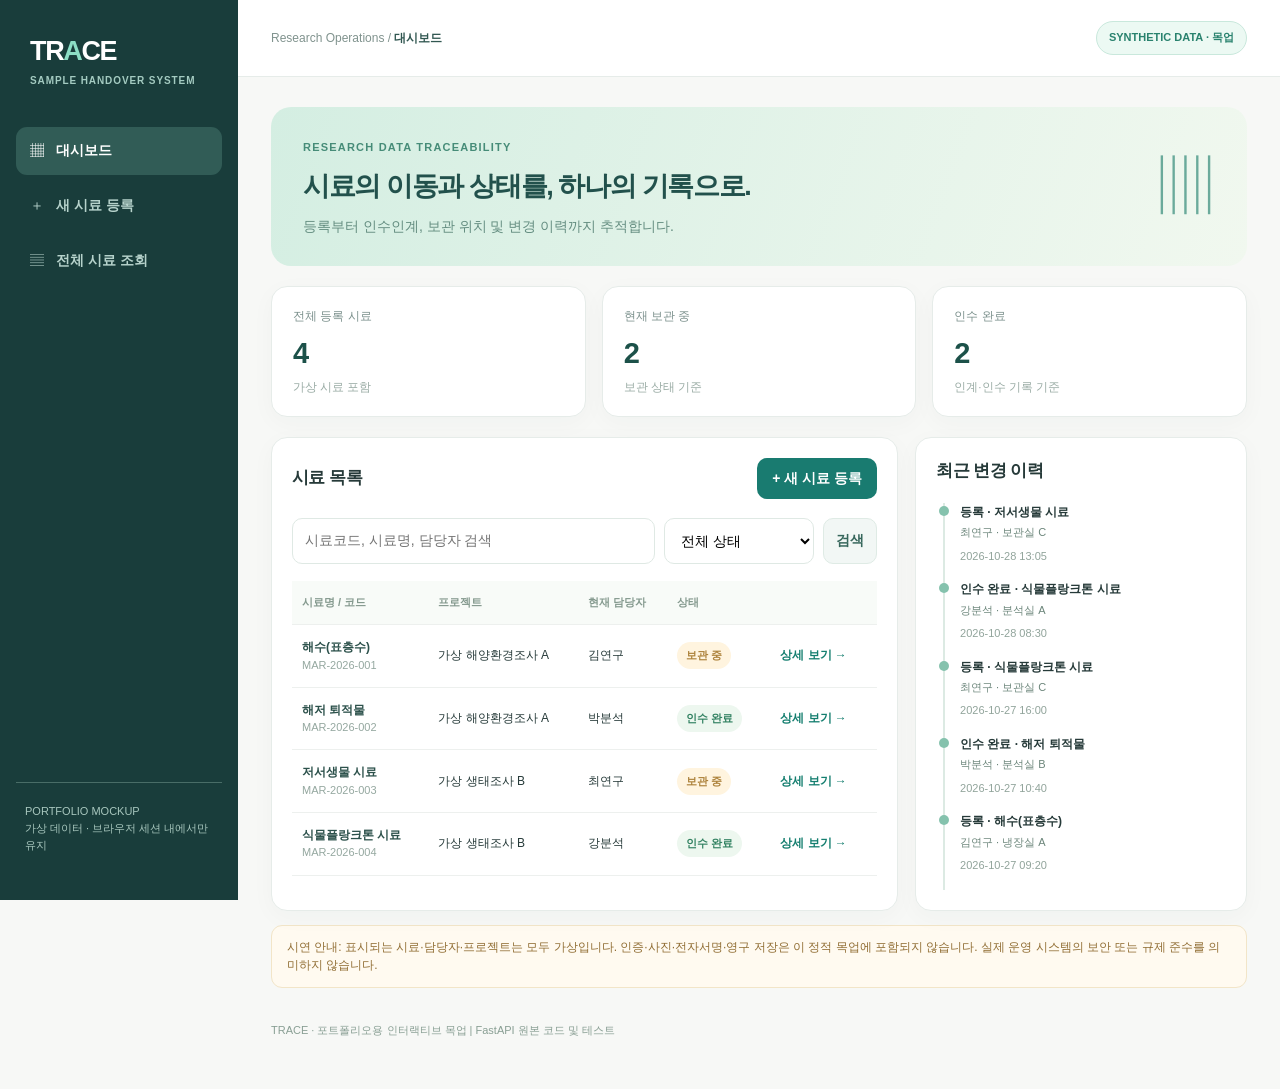
<file: docs/index.html>
<!doctype html><html lang="ko"><head><meta charset="utf-8"><meta name="viewport" content="width=device-width,initial-scale=1"><title>TRACE · 시료 인수인계 목업</title>
<style>
:root{--bg:#f7f8f6;--side:#193d3b;--accent:#197b70;--ink:#263a39;--muted:#7b908c;--line:#e6ece9;--light:#e9f6ef}*{box-sizing:border-box}body{margin:0;background:var(--bg);font:14px/1.55 -apple-system,BlinkMacSystemFont,"Segoe UI","Noto Sans KR",sans-serif;color:var(--ink)}button,input,select,textarea{font:inherit}button{cursor:pointer}a{text-decoration:none;color:inherit}.shell{display:flex;min-height:100vh}.side{width:238px;position:sticky;top:0;height:100vh;flex-shrink:0;background:var(--side);color:white;padding:26px 16px;display:flex;flex-direction:column}.logo{font-weight:900;font-size:27px;letter-spacing:-.05em;padding:5px 14px 39px}.logo i{font-style:normal;color:#8cdec5}.logo small{font-size:10px;color:#a4cbc1;display:block;letter-spacing:.09em}.nav{display:flex;gap:12px;width:100%;padding:13px 14px;border:0;border-radius:11px;margin-bottom:7px;background:transparent;color:#b6d2cb;text-align:left}.nav.active,.nav:hover{background:#315c56;color:#fff}.nav b{font-weight:600}.sidefoot{margin-top:auto;border-top:1px solid #496d67;padding:20px 9px;color:#a8c7be;font-size:11px}.main{flex:1;min-width:0}.top{height:77px;display:flex;align-items:center;justify-content:space-between;gap:9px;background:white;padding:0 33px;border-bottom:1px solid var(--line)}.crumb{color:#80938e;font-size:12px}.crumb b{color:#315751}.pill{border:1px solid #c9e8dc;background:#ecf9f3;border-radius:30px;color:#29826e;padding:7px 12px;font-size:11px;font-weight:800}.content{padding:30px 33px;max-width:1450px;margin:0 auto}.hero{background:linear-gradient(110deg,#d4eee2,#f1f8ef);border-radius:20px;padding:29px 32px;display:flex;justify-content:space-between;align-items:center;gap:18px}.hero small{color:#468c78;font-size:11px;font-weight:800;letter-spacing:.11em}.hero h1{font-size:27px;margin:8px 0;letter-spacing:-.05em;color:#22514c}.hero p{color:#648d80;margin:0}.hero-icon{font-size:59px;color:#24816f;opacity:.65}.metrics{display:grid;grid-template-columns:repeat(3,1fr);gap:16px;margin:20px 0}.metric,.panel{background:white;border:1px solid var(--line);border-radius:16px;box-shadow:0 6px 25px #203d3608}.metric{padding:18px 21px}.metric span{font-size:12px;color:var(--muted)}.metric strong{font-size:29px;display:block;margin-top:4px;color:#1c5149}.metric small{color:#9aaca5}.cols{display:grid;grid-template-columns:minmax(0,1.7fr) minmax(260px,.9fr);gap:17px}.panel{padding:20px}.head{display:flex;justify-content:space-between;gap:10px;align-items:center;margin-bottom:19px}.head h2{font-size:17px;margin:0;letter-spacing:-.03em}.primary{background:var(--accent);color:white;border:0;border-radius:10px;padding:10px 15px;font-weight:700}.primary:hover{background:#115b54}.light{background:#f2f7f5;border:1px solid #dfebe5;border-radius:10px;color:#37675c;padding:9px 12px;font-weight:650}.input,.select,textarea{border:1px solid #dfe9e4;border-radius:10px;background:#fff;padding:11px 12px;min-width:0;width:100%;outline:0}.input:focus,.select:focus,textarea:focus{border-color:#64ab9b}.filters{display:flex;gap:9px;margin-bottom:17px}.filters input{flex:1}.filters select{width:150px}.tablewrap{overflow:auto}table{width:100%;border-collapse:collapse;min-width:550px}th{text-align:left;color:#84998e;background:#f8fbf8;font-size:11px}th,td{padding:13px 10px;border-bottom:1px solid #edf0ee}td{font-size:12px}td strong{color:#2c514b}.code{color:#95a8a0;font-size:11px}.status{display:inline-block;border-radius:22px;padding:5px 9px;font-size:11px;font-weight:800;background:#edf7ef;color:#318161}.status.progress{background:#fff4df;color:#ad823b}.link{border:0;background:transparent;color:#147e6f;font-weight:800;font-size:12px}.timeline{border-left:2px solid #dceae3;padding:0 0 14px 15px;margin-left:7px;position:relative}.timeline:before{content:"";width:10px;height:10px;border-radius:100%;background:#85c2ad;position:absolute;left:-6px;top:3px}.timeline strong{display:block;font-size:12px}.timeline small{font-size:11px;color:#91a49b}.timeline p{margin:3px 0;color:#6c867b;font-size:11px}.section{display:none}.section.active{display:block}.sectiontitle{font-size:24px;letter-spacing:-.04em;margin:5px 0 6px}.subtitle{font-size:12px;color:#82968c;margin:0 0 22px}.formgrid{display:grid;grid-template-columns:repeat(2,minmax(0,1fr));gap:19px}.field{display:flex;flex-direction:column;gap:7px}.field label{font-size:12px;font-weight:800;color:#5c7669}.field.full{grid-column:1/-1}.formactions{display:flex;justify-content:flex-end;gap:9px;margin-top:23px}.asidehint{padding:20px;background:#e9f3ea;border-radius:16px;color:#4f8070;line-height:1.8;font-size:12px}.asidehint b{display:block;font-size:16px;margin-bottom:9px}.detailgrid{display:grid;grid-template-columns:repeat(4,1fr);gap:12px;margin-bottom:18px}.detailmetric{background:white;border:1px solid var(--line);padding:17px;border-radius:13px}.detailmetric span{font-size:11px;color:var(--muted)}.detailmetric strong{display:block;margin-top:9px;font-size:15px;word-break:break-all}.two{display:grid;grid-template-columns:1.3fr .9fr;gap:16px}.log{padding:11px 0;border-bottom:1px solid var(--line)}.log strong{font-size:12px;display:block}.log p{font-size:11px;color:#879a93;margin:4px 0}.notice{background:#fffaf0;border:1px solid #f2e5c8;border-radius:11px;padding:12px 15px;color:#916e34;font-size:12px;margin:14px 0}.muted{color:#83958c;font-size:12px}.footer{font-size:11px;color:#899f94;padding:20px 0}.empty{padding:28px;text-align:center;color:#97a9a0}.validation{min-height:20px;color:#ba5660;font-size:12px}.view{display:none}.view.active{display:block}
@media(max-width:1030px){.cols,.two{grid-template-columns:1fr}.content{padding:20px}.top{padding:0 20px}}
@media(max-width:700px){.side{width:65px;padding:14px 7px}.logo{font-size:17px;padding:8px 4px 33px}.logo small,.nav b,.sidefoot{display:none}.nav{justify-content:center;padding:13px 3px}.top{height:64px}.pill{font-size:9px}.hero{padding:20px}.hero h1{font-size:20px}.hero-icon{display:none}.metrics{grid-template-columns:1fr}.formgrid,.detailgrid{grid-template-columns:1fr 1fr}.content{padding:15px 12px}.filters{flex-wrap:wrap}.filters input{flex-basis:100%}.filters select{flex:1}}
</style></head><body>
<div class="shell"><aside class="side"><div class="logo">TR<i>A</i>CE<small>SAMPLE HANDOVER SYSTEM</small></div><button class="nav active" data-page="dashboard"><span>▦</span><b>대시보드</b></button><button class="nav" data-page="new"><span>＋</span><b>새 시료 등록</b></button><button class="nav" data-page="records"><span>▤</span><b>전체 시료 조회</b></button><div class="sidefoot">PORTFOLIO MOCKUP<br>가상 데이터 · 브라우저 세션 내에서만 유지</div></aside>
<div class="main"><header class="top"><div class="crumb">Research Operations / <b id="crumb">대시보드</b></div><span class="pill">SYNTHETIC DATA · 목업</span></header><main class="content">
<section id="dashboard" class="section active"><div class="hero"><div><small>RESEARCH DATA TRACEABILITY</small><h1>시료의 이동과 상태를, 하나의 기록으로.</h1><p>등록부터 인수인계, 보관 위치 및 변경 이력까지 추적합니다.</p></div><div class="hero-icon">▥</div></div><div class="metrics"><div class="metric"><span>전체 등록 시료</span><strong id="total">0</strong><small>가상 시료 포함</small></div><div class="metric"><span>현재 보관 중</span><strong id="stored">0</strong><small>보관 상태 기준</small></div><div class="metric"><span>인수 완료</span><strong id="handed">0</strong><small>인계·인수 기록 기준</small></div></div><div class="cols"><div class="panel"><div class="head"><h2>시료 목록</h2><button class="primary" data-goto="new">+ 새 시료 등록</button></div><div class="filters"><input id="search" class="input" placeholder="시료코드, 시료명, 담당자 검색"><select id="filter" class="select"><option>전체 상태</option><option>보관 중</option><option>인수 완료</option></select><button class="light" id="searchbutton">검색</button></div><div class="tablewrap"><table><thead><tr><th>시료명 / 코드</th><th>프로젝트</th><th>현재 담당자</th><th>상태</th><th></th></tr></thead><tbody id="body"></tbody></table></div></div><aside class="panel"><div class="head"><h2>최근 변경 이력</h2></div><div id="recent"></div></aside></div></section>
<section id="new" class="section"><h1 class="sectiontitle">새 시료 등록</h1><p class="subtitle">중복 코드와 필수 입력값을 확인한 뒤 가상 시료를 목록에 등록합니다.</p><div class="cols"><div class="panel"><form id="form"><div class="formgrid"><div class="field"><label for="code">시료코드 *</label><input class="input" id="code" maxlength="60" pattern="[A-Za-z0-9_-]{3,60}" required placeholder="MAR-2026-005"></div><div class="field"><label for="label">시료명 *</label><input class="input" id="label" maxlength="100" required placeholder="해수(표층수)"></div><div class="field"><label for="type">시료 유형 *</label><select class="select" id="type"><option>해수</option><option>퇴적물</option><option>저서생물</option><option>식물플랑크톤</option><option>동물플랑크톤</option><option>기타</option></select></div><div class="field"><label for="qty">수량 *</label><input class="input" id="qty" type="number" min=".001" max="999999" step="any" required value="1"></div><div class="field"><label for="unit">수량 단위</label><select class="select" id="unit"><option>병</option><option>봉투</option><option>개</option><option>튜브</option><option>통</option></select></div><div class="field"><label for="project">프로젝트 *</label><input class="input" id="project" maxlength="100" required placeholder="가상 해양환경조사"></div><div class="field"><label for="owner">현재 담당자 *</label><input class="input" id="owner" maxlength="60" required placeholder="김연구"></div><div class="field"><label for="location">보관 장소 *</label><input class="input" id="location" maxlength="100" required placeholder="냉장보관실 A"></div><div class="field full"><label for="notes">비고</label><textarea id="notes" maxlength="300" rows="3" placeholder="시료의 보관 조건 및 참고사항"></textarea></div></div><div id="validation" class="validation" role="alert"></div><div class="formactions"><button type="reset" class="light">초기화</button><button class="primary" type="submit">가상 시료 등록</button></div></form></div><div class="asidehint"><b>등록 시연 가이드</b>시료코드 중복 확인<br>필수 항목 확인<br>수량 범위 확인<br>등록 시 이력 자동 추가<br><br>이 목업의 정보는 서버에 저장되지 않으며 브라우저 탭을 새로 고치면 초기화됩니다.</div></div></section>
<section id="records" class="section"><h1 class="sectiontitle">전체 시료 조회</h1><p class="subtitle">시료를 선택하여 보관 위치와 인수인계 이력을 확인합니다.</p><div class="panel"><div class="tablewrap"><table><thead><tr><th>시료명 / 코드</th><th>프로젝트</th><th>현재 담당자</th><th>상태</th><th></th></tr></thead><tbody id="allbody"></tbody></table></div></div></section>
<section id="detail" class="section"><button class="light" data-goto="dashboard">← 목록으로</button><h1 class="sectiontitle" id="detailtitle">시료 상세</h1><p class="subtitle">가상 시료의 보관 위치 및 변경 이력</p><div id="detailmetrics" class="detailgrid"></div><div class="two"><div class="panel"><div class="head"><h2>인수인계 기록 추가</h2></div><form id="handover"><div class="formgrid"><div class="field"><label for="receiver">인수자 *</label><input class="input" id="receiver" maxlength="60" required placeholder="박분석"></div><div class="field"><label for="nextlocation">인계 후 보관 장소 *</label><input class="input" id="nextlocation" maxlength="100" required placeholder="분석실 B"></div><div class="field full"><label for="handovernote">인수인계 메모</label><textarea id="handovernote" rows="3" maxlength="300" placeholder="인수 확인 및 보관 상태"></textarea></div></div><p class="muted">실제 서명이나 사진 업로드는 로컬 FastAPI MVP에서 제공되며, 이 목업에서는 인수 기록만 시연합니다.</p><div id="handover-validation" class="validation"></div><div class="formactions"><button class="primary" type="submit">인수인계 이력 기록</button></div></form></div><div class="panel"><div class="head"><h2>변경 이력</h2></div><div id="history"></div></div></div></section>
<div class="notice">시연 안내: 표시되는 시료·담당자·프로젝트는 모두 가상입니다. 인증·사진·전자서명·영구 저장은 이 정적 목업에 포함되지 않습니다. 실제 운영 시스템의 보안 또는 규제 준수를 의미하지 않습니다.</div><footer class="footer">TRACE · 포트폴리오용 인터랙티브 목업 | <a href="https://github.com/rlaqhfla0917-bit/trace-sample-handover">FastAPI 원본 코드 및 테스트</a></footer>
</main></div></div>
<script>
(function(){'use strict';
var data=[{code:'MAR-2026-001',label:'해수(표층수)',type:'해수',qty:'3병',project:'가상 해양환경조사 A',owner:'김연구',location:'냉장실 A',status:'보관 중',notes:'냉장 보관',events:[{type:'등록',person:'김연구',location:'냉장실 A',time:'2026-10-27 09:20'}]},{code:'MAR-2026-002',label:'해저 퇴적물',type:'퇴적물',qty:'2봉투',project:'가상 해양환경조사 A',owner:'박분석',location:'분석실 B',status:'인수 완료',notes:'전처리 예정',events:[{type:'등록',person:'이조사',location:'보관실 A',time:'2026-10-26 14:10'},{type:'인수 완료',person:'박분석',location:'분석실 B',time:'2026-10-27 10:40'}]},{code:'MAR-2026-003',label:'저서생물 시료',type:'저서생물',qty:'5통',project:'가상 생태조사 B',owner:'최연구',location:'보관실 C',status:'보관 중',notes:'',events:[{type:'등록',person:'최연구',location:'보관실 C',time:'2026-10-28 13:05'}]},{code:'MAR-2026-004',label:'식물플랑크톤 시료',type:'식물플랑크톤',qty:'4병',project:'가상 생태조사 B',owner:'강분석',location:'분석실 A',status:'인수 완료',notes:'',events:[{type:'등록',person:'최연구',location:'보관실 C',time:'2026-10-27 16:00'},{type:'인수 완료',person:'강분석',location:'분석실 A',time:'2026-10-28 08:30'}]}];
var current=-1, pageNames={dashboard:'대시보드',new:'새 시료 등록',records:'전체 시료 조회',detail:'시료 상세'};
function el(id){return document.getElementById(id)}function clean(s){return String(s||'').trim()}function time(){var d=new Date();return new Intl.DateTimeFormat('sv-SE',{timeZone:'Asia/Seoul',dateStyle:'short',timeStyle:'short',hour12:false}).format(d)}
function page(p){document.querySelectorAll('.section').forEach(e=>e.classList.toggle('active',e.id===p));document.querySelectorAll('.nav').forEach(e=>e.classList.toggle('active',e.dataset.page===p));el('crumb').textContent=pageNames[p];if(p==='dashboard'||p==='records')render();window.scrollTo(0,0)}
document.querySelectorAll('[data-page]').forEach(b=>b.onclick=()=>page(b.dataset.page));document.querySelectorAll('[data-goto]').forEach(b=>b.onclick=()=>page(b.dataset.goto));
function td(row,tag,txt){var c=document.createElement(tag||'td');c.textContent=txt;row.appendChild(c);return c}
function table(id,items){var root=el(id);root.replaceChildren();if(!items.length){var r=document.createElement('tr'),c=td(r,'td','검색 결과가 없습니다.');c.colSpan=5;c.className='empty';root.appendChild(r);return}items.forEach(x=>{var i=data.indexOf(x),r=document.createElement('tr'),a=document.createElement('td'),strong=document.createElement('strong'),small=document.createElement('div');strong.textContent=x.label;small.className='code';small.textContent=x.code;a.append(strong,small);r.appendChild(a);td(r,'td',x.project);td(r,'td',x.owner);var state=td(r,'td','');var badge=document.createElement('span');badge.className='status'+(x.status==='보관 중'?' progress':'');badge.textContent=x.status;state.appendChild(badge);var action=td(r,'td',''),b=document.createElement('button');b.className='link';b.textContent='상세 보기 →';b.onclick=()=>detail(i);action.appendChild(b);root.appendChild(r)})}
function render(){el('total').textContent=data.length;el('stored').textContent=data.filter(x=>x.status==='보관 중').length;el('handed').textContent=data.filter(x=>x.status==='인수 완료').length;var q=clean(el('search').value).toLowerCase(),s=el('filter').value;table('body',data.filter(x=>(s==='전체 상태'||x.status===s)&&[x.code,x.label,x.owner,x.project].some(v=>v.toLowerCase().includes(q))));table('allbody',data);var events=data.flatMap(x=>x.events.map(e=>({...e,label:x.label}))).sort((a,b)=>b.time.localeCompare(a.time)).slice(0,5);el('recent').replaceChildren();events.forEach(e=>{var root=document.createElement('div');root.className='timeline';var title=document.createElement('strong');title.textContent=e.type+' · '+e.label;var p=document.createElement('p');p.textContent=e.person+' · '+e.location;var small=document.createElement('small');small.textContent=e.time;root.append(title,p,small);el('recent').appendChild(root)})}
function detail(i){current=i;var x=data[i];el('detailtitle').textContent=x.label+' · '+x.code;el('detailmetrics').replaceChildren();[['시료 유형',x.type],['수량',x.qty],['현재 담당자',x.owner],['보관 장소',x.location]].forEach(v=>{var root=document.createElement('div');root.className='detailmetric';var label=document.createElement('span'),strong=document.createElement('strong');label.textContent=v[0];strong.textContent=v[1];root.append(label,strong);el('detailmetrics').appendChild(root)});el('history').replaceChildren();[...x.events].reverse().forEach(e=>{var r=document.createElement('div');r.className='log';var b=document.createElement('strong'),p=document.createElement('p');b.textContent=e.type+' · '+e.person;p.textContent=e.time+' · '+e.location+(e.note?' · '+e.note:'');r.append(b,p);el('history').appendChild(r)});el('nextlocation').value=x.location;page('detail')}
el('searchbutton').onclick=render;el('search').addEventListener('keydown',e=>{if(e.key==='Enter')render()});el('filter').onchange=render;
el('form').onsubmit=function(e){e.preventDefault();var code=clean(el('code').value).toUpperCase(),label=clean(el('label').value),qty=Number(el('qty').value),project=clean(el('project').value),owner=clean(el('owner').value),location=clean(el('location').value);var error='';if(!/^[A-Z0-9_-]{3,60}$/.test(code))error='시료코드는 영문·숫자·하이픈·밑줄로 3~60자 입력해야 합니다.';else if(data.some(x=>x.code===code))error='이미 등록된 시료코드입니다.';else if(!label||!project||!owner||!location)error='필수 항목을 입력해야 합니다.';else if(!Number.isFinite(qty)||qty<=0||qty>999999)error='수량은 0보다 크고 999,999 이하여야 합니다.';if(error){el('validation').textContent=error;return;}data.push({code,label,type:el('type').value,qty:qty+el('unit').value,project,owner,location,status:'보관 중',notes:clean(el('notes').value),events:[{type:'등록',person:owner,location,time:time()}]});el('validation').textContent='';this.reset();detail(data.length-1)};
el('handover').onsubmit=function(e){e.preventDefault();if(current<0)return;var receiver=clean(el('receiver').value),location=clean(el('nextlocation').value);if(!receiver||!location){el('handover-validation').textContent='인수자와 보관 장소를 입력하세요.';return}var x=data[current];x.owner=receiver;x.location=location;x.status='인수 완료';x.events.push({type:'인수 완료',person:receiver,location,time:time(),note:clean(el('handovernote').value)});el('handover-validation').textContent='';this.reset();detail(current)};
render();
})();
</script></body></html>
</file>
